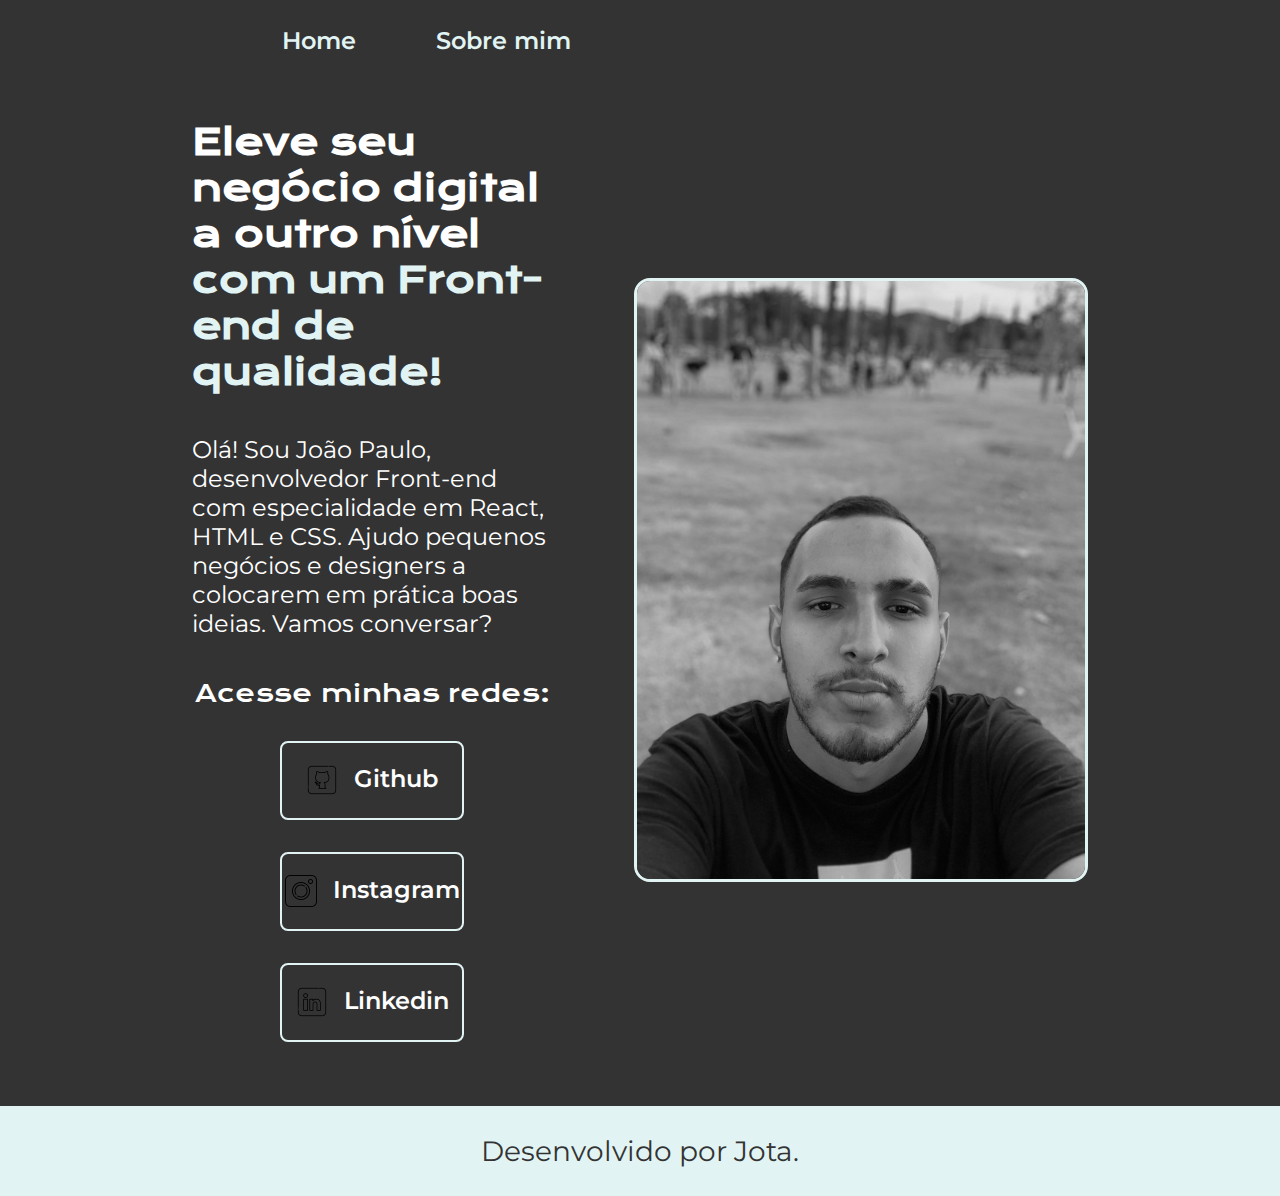
<file: index.html>
<!DOCTYPE html>
<html lang="pt-br">
<head>
    <meta charset="UTF-8">
    <meta name="viewport" content="width=device-width, initial-scale=1.0">
    <title>Portfolio</title>
    <link rel="stylesheet" href="style/style.css">
</head>
<body>
    <header class="cabecalho">
        <nav class="cabecalho__menu">
            <a class="cabecalho__menu__link" href="index.html">
                Home
            </a>
            <a class="cabecalho__menu__link" href="about.html">
                Sobre mim
            </a>
        </nav>
    </header>

    <main class="apresentacao">
        <section class="apresentacao__conteudo">
            <h1 class="apresentacao__conteudo__titulo">Eleve seu negócio digital a outro nível 
             <strong class="titulo-destaque">com um Front-end de qualidade!</strong></h1>
            <p class="apresentacao__conteudo__texto">Olá! Sou João Paulo, desenvolvedor Front-end com especialidade em React, HTML e CSS. Ajudo pequenos negócios e designers a colocarem em prática boas ideias. Vamos conversar?</p>
            <div class="apresentacao__links">
                <h2 class="apresentacao__links__subtitulo">Acesse minhas redes:</h2>
            <a class="apresentacao__links__navegacao" href="https://github.com/jotahubb">
                <img class="apresentacao__links__icone" src="assets/github (1).png" alt="Icone do Github">
                Github
            </a>
            <a class="apresentacao__links__navegacao" href="https://www.instagram.com/jp_joao77/">
                <img class="apresentacao__links__icone" src="assets/logotipo-do-instagram.png" alt="Icone do Instagram">
                Instagram
            </a>
            <a class="apresentacao__links__navegacao" href="www.linkedin.com/in/jota03">
                <img class="apresentacao__links__icone" src="assets/linkedin (1).png" alt="Icone do Linkedin">
                Linkedin
            </a>


            </div>
        </section>
        <img class="apresentacao__foto" src="assets/foto.portfolio.jpg" alt="foto do rosto do João Paulo">
    </main>

    <footer class="rodape">
        <p>Desenvolvido por Jota.</p>
    </footer>
    
</body>
</html>
</file>
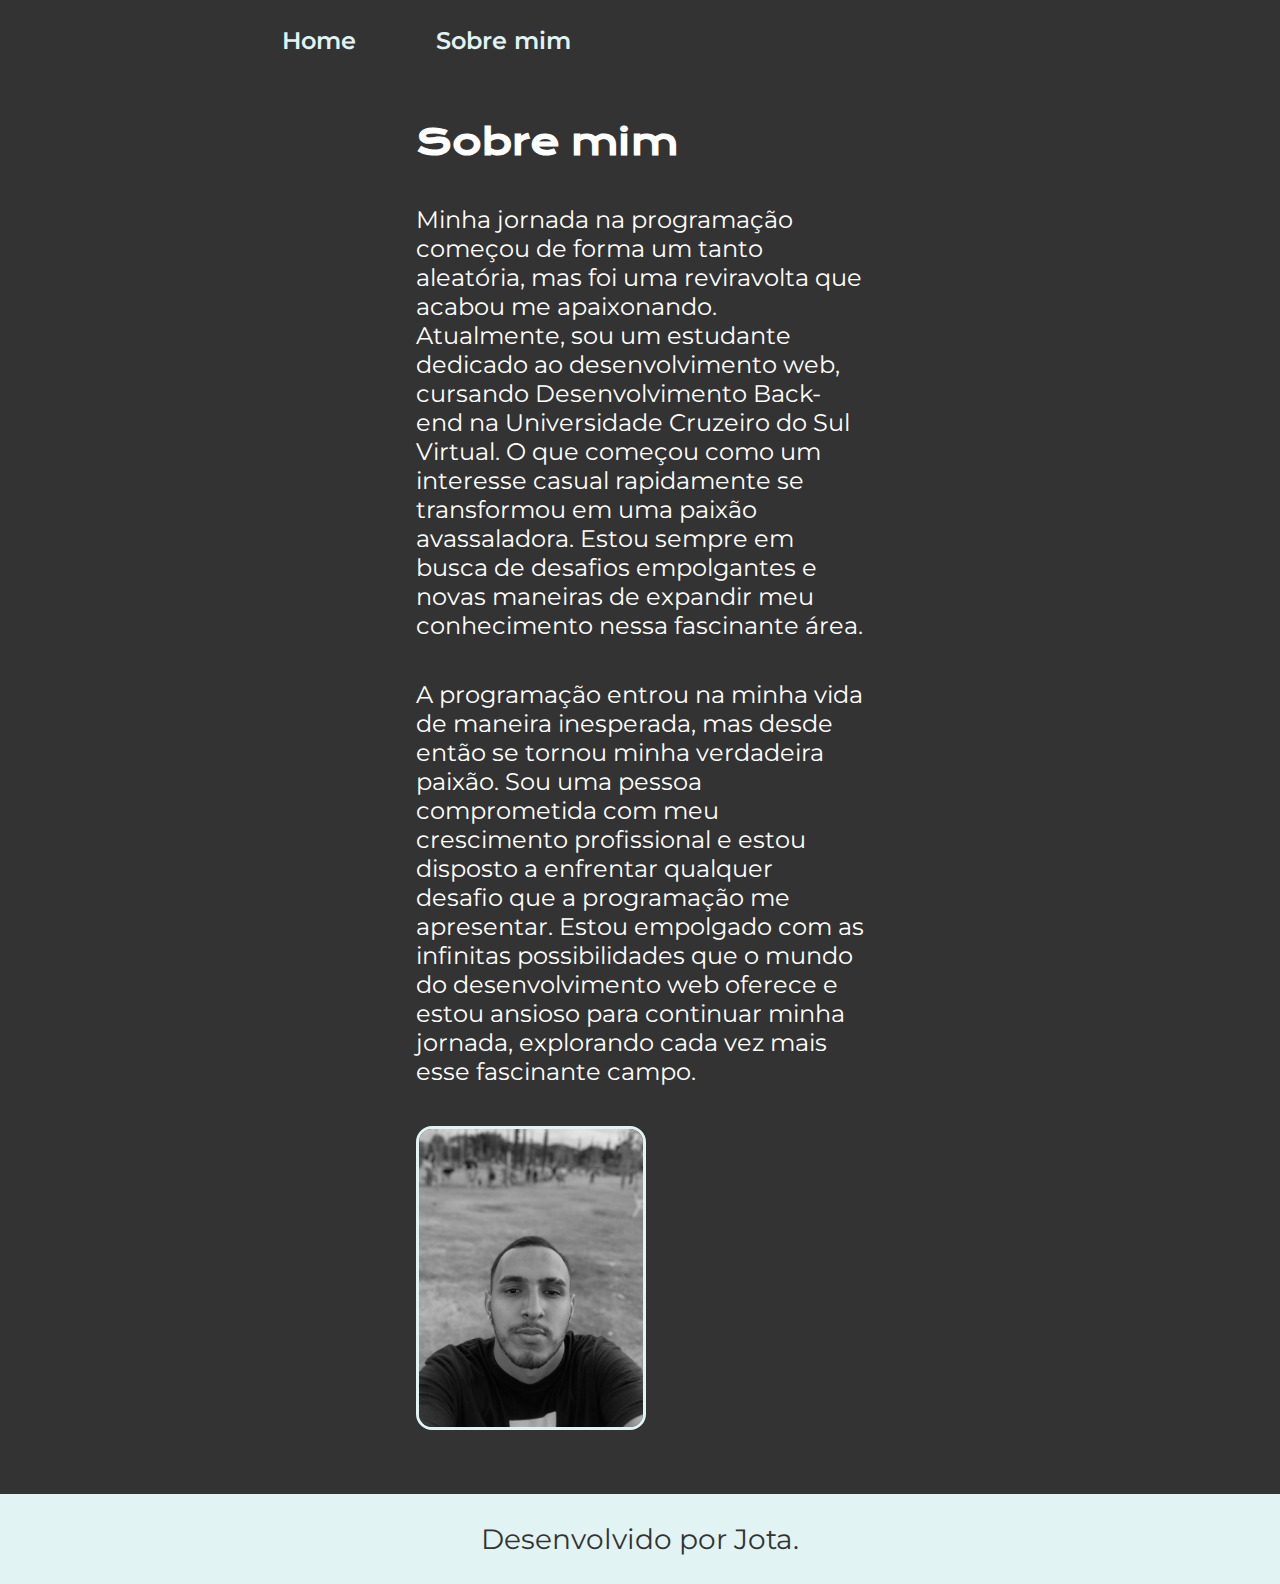
<file: about.html>
<!DOCTYPE html>
<html lang="pt-br">
<head>
    <meta charset="UTF-8">
    <meta name="viewport" content="width=device-width, initial-scale=1.0">
    <title>Sobre mim</title>
    <link rel="stylesheet" href="style/style.css">
    
</head>
<body>
    <header class="cabecalho">
        <nav class="cabecalho__menu">
            <a class="cabecalho__menu__link" href="index.html">
                Home
            </a>
            <a class="cabecalho__menu__link" href="about.html">
                Sobre mim
            </a>
        </nav>
    </header>
    <main class="apresentacao">
        <section class="apresentacao__conteudo">
            <h1 class="apresentacao__conteudo__titulo">Sobre mim</h1>
            <p class="apresentacao__conteudo__texto">Minha jornada na programação começou de forma um tanto aleatória, mas foi uma reviravolta que acabou me apaixonando. Atualmente, sou um estudante dedicado ao desenvolvimento web, cursando Desenvolvimento Back-end na Universidade Cruzeiro do Sul Virtual. O que começou como um interesse casual rapidamente se transformou em uma paixão avassaladora. Estou sempre em busca de desafios empolgantes e novas maneiras de expandir meu conhecimento nessa fascinante área.</p>
            <p class="apresentacao__conteudo__texto">A programação entrou na minha vida de maneira inesperada, mas desde então se tornou minha verdadeira paixão. Sou uma pessoa comprometida com meu crescimento profissional e estou disposto a enfrentar qualquer desafio que a programação me apresentar. Estou empolgado com as infinitas possibilidades que o mundo do desenvolvimento web oferece e estou ansioso para continuar minha jornada, explorando cada vez mais esse fascinante campo.</p>
            <img class="apresentacao__foto" src="assets/foto.portfolio.jpg" alt="foto do rosto do João Paulo">

    </main>
    <footer class="rodape">
        <p>Desenvolvido por Jota.</p>
    </footer>
</body>
</html>
</file>
<file: style/style.css>
@import url('https://fonts.googleapis.com/css2?family=Krona+One&family=Montserrat:wght@400;600&display=swap');

:root {
    --cor-primaria: #333333;
    --cor-secundaria: #FFFFFF;
    --cor-terciaria: #E1F4F3;
    --cor-hover: #706C61;
    --fonte-primaria: 'Krona One', sans-serif;
    --fonte-secundaria:'Montserrat', sans-serif;

}


* {
    margin: 0;
    padding: 0;
}

body {
    /* height: 100vh; */
    box-sizing: border-box;
    background-color: var(--cor-primaria);
    color: var(--cor-secundaria);

}

.cabecalho {
    padding: 2% 0% 0% 22%;
}

.cabecalho__menu {
    display: flex;
    gap: 80px;
}

.cabecalho__menu__link {
    font-family: var(--fonte-secundaria);
    font-size: 1.5rem;
    font-weight: 600;
    color: var(--cor-terciaria);
    text-decoration: none;
}

.apresentacao {
    padding: 5% 15%;
    display: flex;
    align-items: center;
    justify-content: space-evenly;
    gap: 82px;
}

.apresentacao__conteudo {
    width: 50%;
    display: flex;
    flex-direction: column;
    gap: 40px;

}

.apresentacao__conteudo__titulo {
    font-family: var(--fonte-primaria);
    font-size: 2.25rem;

}

.titulo-destaque {
    color: var(--cor-terciaria);

}

.apresentacao__conteudo__texto {
    font-family: var(--fonte-secundaria);
    font-size: 1.5rem;

}

.apresentacao__links {
    display: flex;
    flex-direction:column;
    align-items: center;
    justify-content: space-around;
    gap: 32px;
    
}

.apresentacao__links__subtitulo {
    font-family: var(--fonte-primaria);
    font-weight: 400;
    font-size: 1.5rem;
}

.apresentacao__links__navegacao {
    display: flex;
    justify-content: center;
    gap: 16px;
    border: 2px solid var(--cor-terciaria);
    width: 50%;
    text-align: center;
    border-radius: 8px;
    font-size: 1.5rem;
    font-weight: 600;
    padding: 21.5px 0;
    text-decoration: none;
    color: var(--cor-secundaria);
    font-family: var(--fonte-secundaria);
}

.apresentacao__links__link:hover {
    background-color:var(--cor-hover);
    padding: 4%;
} 

.apresentacao__links__icone {
    width: 32px;
    height: 32px;
    flex-shrink: 0;
    
}

.apresentacao__foto {
    width: 50%;
    flex-shrink: 0;
    border-radius: 16px;
    border: 3px solid var(--cor-terciaria);
}

.rodape {
    background-color:var(--cor-terciaria);
    text-align: center;
    padding: 28px;
    color: var(--cor-primaria);
    font-family: var(--fonte-secundaria);
    font-size: 1.75rem;   
}

@media (max-width: 1200px) {
    .cabecalho {
        padding: 10px;
    }

    .cabecalho__menu {
        justify-content: center;
    }
    .apresentacao {
        flex-direction: column-reverse;
        padding: 5%;
    }

    .apresentacao__conteudo {
        width: auto;
    }

}
</file>
